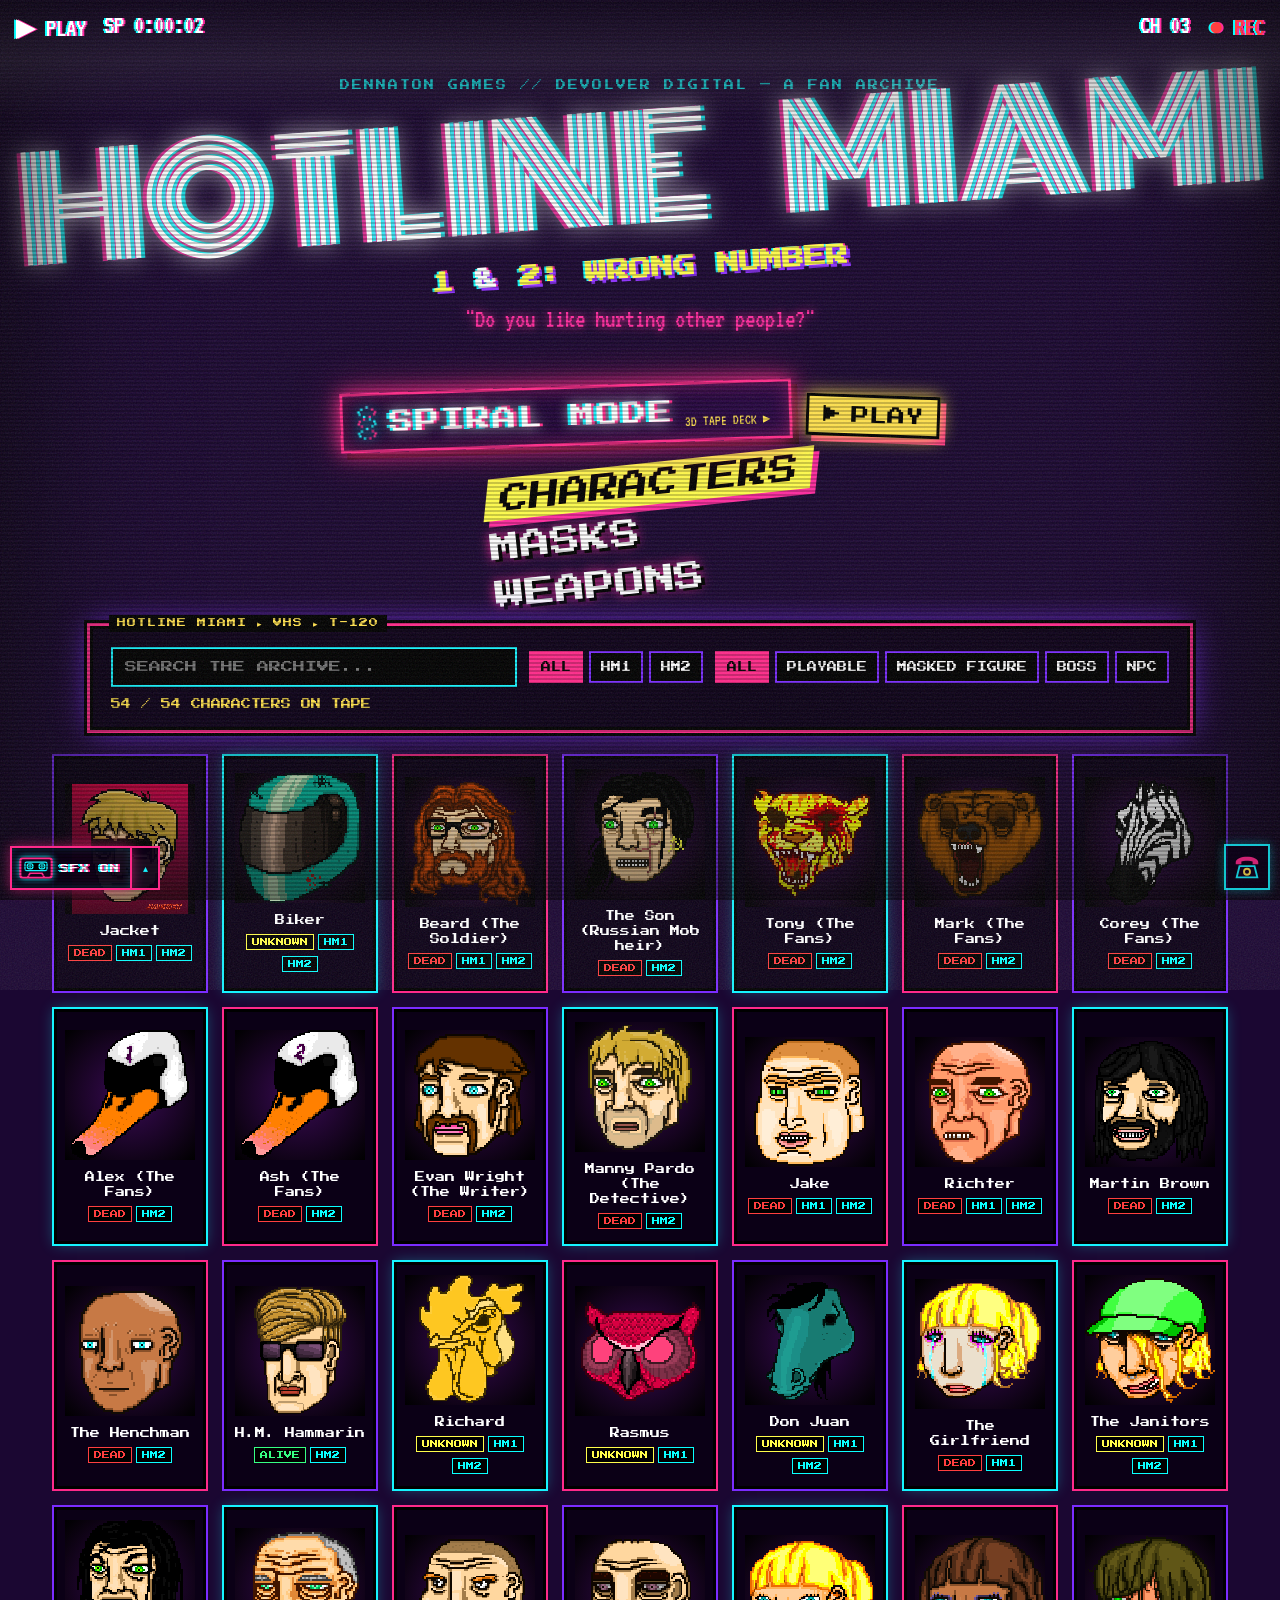
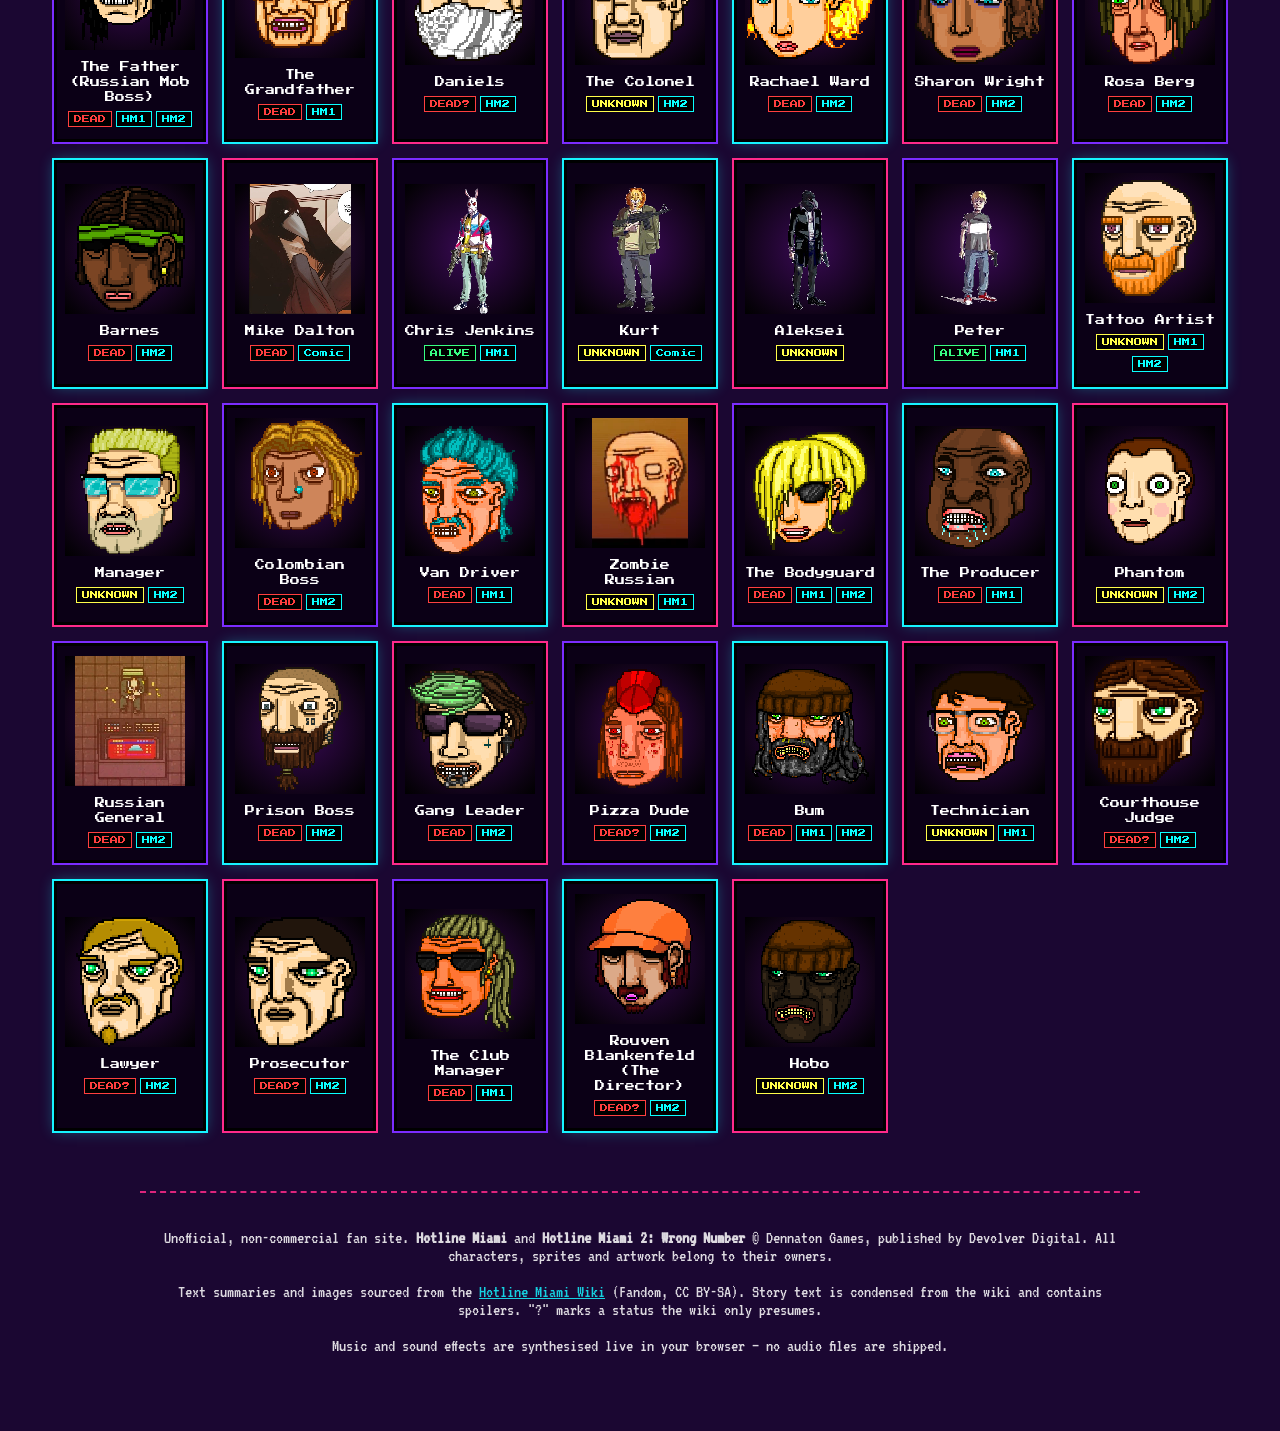
<file: index.html>
<!doctype html><html lang="en"><head><meta charset="utf-8"><meta name="viewport" content="width=device-width,initial-scale=1">
<title>HOTLINE MIAMI ARCHIVE // Do you like hurting other people?</title>
<meta name="description" content="Fan archive of every character, mask and weapon in Hotline Miami and Hotline Miami 2: Wrong Number.">
<link rel="preconnect" href="https://fonts.googleapis.com"><link rel="preconnect" href="https://fonts.gstatic.com" crossorigin>
<link href="https://fonts.googleapis.com/css2?family=Press+Start+2P&family=VT323&family=Monoton&display=swap" rel="stylesheet">
<link rel="manifest" href="manifest.webmanifest"><meta name="theme-color" content="#ff2a8a"><link rel="icon" href="icons/icon-192.png"><link rel="apple-touch-icon" href="icons/apple-touch-icon.png"><meta name="apple-mobile-web-app-capable" content="yes"><meta name="apple-mobile-web-app-title" content="HM Archive"><meta name="apple-mobile-web-app-status-bar-style" content="black-translucent">
<link rel="stylesheet" href="style.css"><link rel="stylesheet" href="aud.css"><link rel="stylesheet" href="phone.css"></head><body>
<div class="bg"><div class="sun"></div><div class="grid"></div></div>
<div class="grain"></div><div class="scan"></div><div class="vignette"></div>
<div class="vhs-osd"><span class="play">&#9654; PLAY</span><span id="clock">SP 0:00:00</span></div>
<div class="vhs-osd right"><span>CH 03</span><span class="rec">● REC</span></div>
<header class="hero">
  <p class="pre">DENNATON GAMES // DEVOLVER DIGITAL — A FAN ARCHIVE</p>
  <h1 class="title" id="title" aria-label="Hotline Miami">HOTLINE MIAMI</h1>
  <h2 class="sub"><span>1</span> &amp; <span>2: WRONG NUMBER</span></h2>
  <p class="quote">"Do you like hurting other people?"</p>
</header>
<div class="spiral-wrap"><a class="spiral-btn" id="to3d" href="spiral.html?3d=1" aria-label="Enter spiral mode: 3D card deck">
  <svg class="spiral-ico" viewBox="0 0 40 60" aria-hidden="true"><g class="spin"><rect x="18.0" y="2" width="4" height="4" fill="#ff2a8a"/><rect x="18.0" y="2" width="4" height="4" fill="#16f4ff"/><rect x="27.0" y="6" width="4" height="4" fill="#ff2a8a"/><rect x="9.0" y="6" width="4" height="4" fill="#16f4ff"/><rect x="31.8" y="10" width="4" height="4" fill="#ff2a8a"/><rect x="4.2" y="10" width="4" height="4" fill="#16f4ff"/><rect x="30.1" y="14" width="4" height="4" fill="#ff2a8a"/><rect x="5.9" y="14" width="4" height="4" fill="#16f4ff"/><rect x="22.7" y="18" width="4" height="4" fill="#ff2a8a"/><rect x="13.3" y="18" width="4" height="4" fill="#16f4ff"/><rect x="13.1" y="22" width="4" height="4" fill="#ff2a8a"/><rect x="22.9" y="22" width="4" height="4" fill="#16f4ff"/><rect x="5.8" y="26" width="4" height="4" fill="#ff2a8a"/><rect x="30.2" y="26" width="4" height="4" fill="#16f4ff"/><rect x="4.2" y="30" width="4" height="4" fill="#ff2a8a"/><rect x="31.8" y="30" width="4" height="4" fill="#16f4ff"/><rect x="9.2" y="34" width="4" height="4" fill="#ff2a8a"/><rect x="26.8" y="34" width="4" height="4" fill="#16f4ff"/><rect x="18.2" y="38" width="4" height="4" fill="#ff2a8a"/><rect x="17.8" y="38" width="4" height="4" fill="#16f4ff"/><rect x="27.2" y="42" width="4" height="4" fill="#ff2a8a"/><rect x="8.8" y="42" width="4" height="4" fill="#16f4ff"/><rect x="31.8" y="46" width="4" height="4" fill="#ff2a8a"/><rect x="4.2" y="46" width="4" height="4" fill="#16f4ff"/><rect x="30.0" y="50" width="4" height="4" fill="#ff2a8a"/><rect x="6.0" y="50" width="4" height="4" fill="#16f4ff"/><rect x="22.5" y="54" width="4" height="4" fill="#ff2a8a"/><rect x="13.5" y="54" width="4" height="4" fill="#16f4ff"/></g></svg>
  <span class="spiral-txt"><span style="animation-delay:-0.0s">S</span><span style="animation-delay:-0.1s">P</span><span style="animation-delay:-0.2s">I</span><span style="animation-delay:-0.3s">R</span><span style="animation-delay:-0.4s">A</span><span style="animation-delay:-0.5s">L</span><span style="animation-delay:-0.6s">&nbsp;</span><span style="animation-delay:-0.7s">M</span><span style="animation-delay:-0.8s">O</span><span style="animation-delay:-0.9s">D</span><span style="animation-delay:-1.0s">E</span></span><small>3D TAPE DECK ▸</small></a>
<a class="play-btn" id="toGame" href="game.html" aria-label="Play the Night Call mini-game"><span class="pb-ico" aria-hidden="true">▶</span><span>PLAY</span></a></div>
<nav class="menu" id="menu" aria-label="Sections">
  <button data-tab="characters" class="on">CHARACTERS</button>
  <button data-tab="masks">MASKS</button>
  <button data-tab="weapons">WEAPONS</button>
</nav>
<section class="controls tape">
  <input id="q" type="search" placeholder="SEARCH THE ARCHIVE..." aria-label="Search">
  <div class="filters" id="gamef">
    <button data-g="all" class="on">ALL</button><button data-g="HM1">HM1</button><button data-g="HM2">HM2</button>
  </div>
  <div class="filters" id="subf"></div>
  <div id="count" class="count"></div>
</section>
<main id="grid" class="grid-cards"></main>
<div id="modal" class="modal" hidden><div class="dossier tape" role="dialog" aria-modal="true"><button class="x" aria-label="Close">✕</button><div id="mbody"></div></div></div>
<footer>
  <p>Unofficial, non-commercial fan site. <b>Hotline Miami</b> and <b>Hotline Miami 2: Wrong Number</b> © Dennaton Games, published by Devolver Digital. All characters, sprites and artwork belong to their owners.</p>
  <p>Text summaries and images sourced from the <a href="https://hotlinemiami.fandom.com" target="_blank" rel="noopener">Hotline Miami Wiki</a> (Fandom, CC BY-SA). Story text is condensed from the wiki and contains spoilers. "?" marks a status the wiki only presumes.</p>
  <p class="music-note">Music and sound effects are synthesised live in your browser — no audio files are shipped.</p>
</footer>
<script src="aud.js"></script><script src="sfx.js"></script><script src="phone.js"></script><script src="app.js"></script></body></html>
</file>
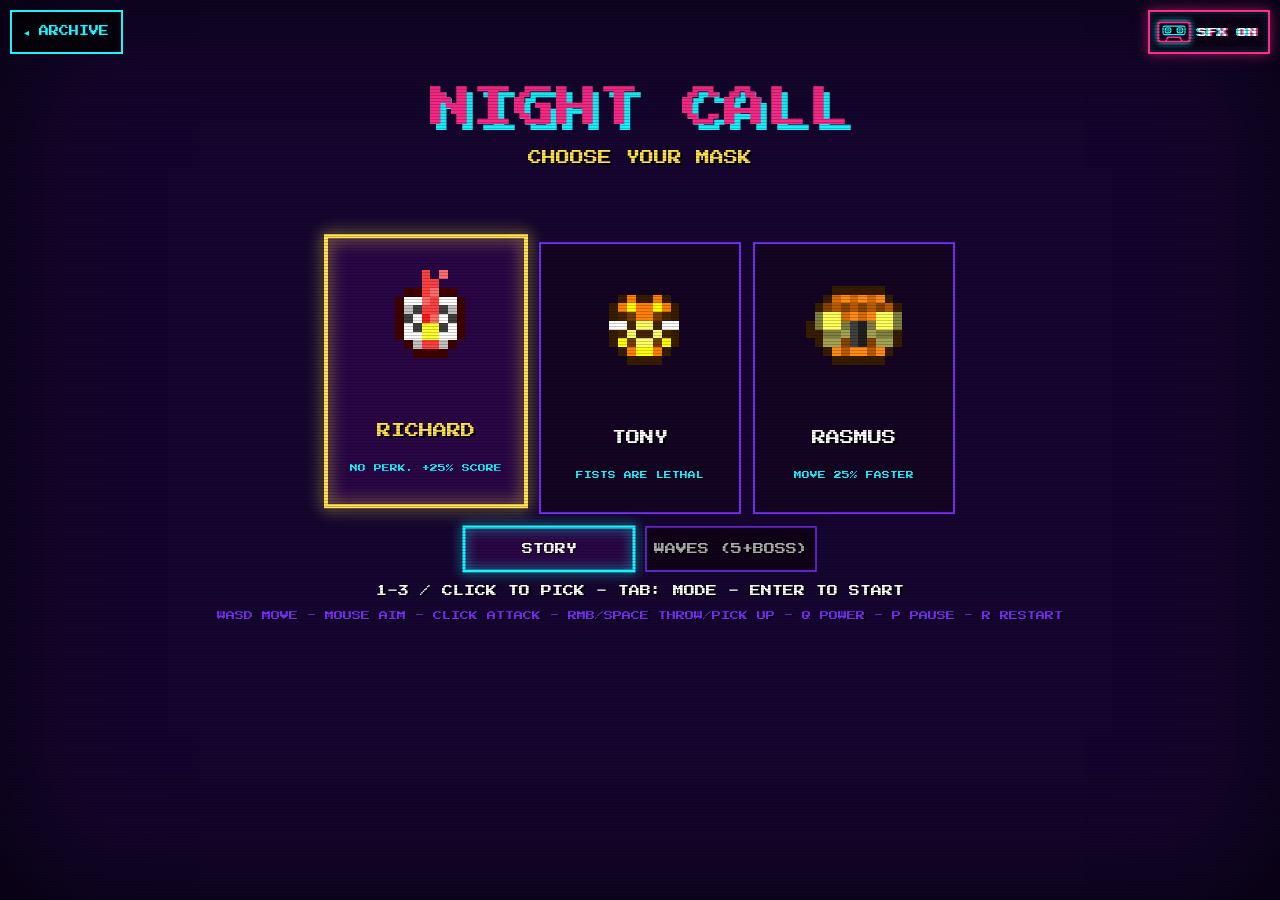
<file: game.html>
<!doctype html><html lang="en"><head><meta charset="utf-8">
<meta name="viewport" content="width=device-width,initial-scale=1,viewport-fit=cover,user-scalable=no">
<title>HOTLINE MIAMI ARCHIVE // NIGHT CALL (fan mini-game)</title>
<meta name="description" content="A tiny original top-down mini-game inspired by Hotline Miami. Fan-made, non-commercial.">
<link rel="preconnect" href="https://fonts.googleapis.com"><link rel="preconnect" href="https://fonts.gstatic.com" crossorigin>
<link href="https://fonts.googleapis.com/css2?family=Press+Start+2P&family=VT323&display=swap" rel="stylesheet">
<link rel="manifest" href="manifest.webmanifest"><meta name="theme-color" content="#ff2a8a"><link rel="icon" href="icons/icon-192.png">
<style>
html,body{-webkit-touch-callout:none;margin:0;height:100%;background:#160630;overflow:hidden;touch-action:none;user-select:none;-webkit-user-select:none;overscroll-behavior:none}
#c{position:fixed;inset:0;width:100vw;height:100vh;height:100dvh;display:block;cursor:crosshair;image-rendering:pixelated}
.scan{position:fixed;inset:0;pointer-events:none;z-index:5;background:repeating-linear-gradient(0deg,rgba(0,0,0,.2) 0 1px,transparent 1px 3px);mix-blend-mode:multiply}
.vig{position:fixed;inset:0;pointer-events:none;z-index:4;box-shadow:inset 0 0 140px #000b}
.back{position:fixed;top:calc(10px + env(safe-area-inset-top));left:calc(10px + env(safe-area-inset-left));z-index:10;font:10px 'Press Start 2P';color:#16f4ff;text-decoration:none;border:2px solid #16f4ff;padding:0 12px;min-height:44px;min-width:110px;box-sizing:border-box;display:inline-flex;align-items:center;justify-content:center;background:#000a}
.touch{position:fixed;inset:0;z-index:8;display:none}
body.is-touch .touch{display:block}
.tbtn{position:absolute;right:calc(18px + env(safe-area-inset-right));bottom:calc(150px + env(safe-area-inset-bottom));width:74px;height:74px;border-radius:50%;border:3px solid #ffe14d;background:#ffe14d22;color:#ffe14d;font:9px 'Press Start 2P';display:grid;place-items:center;box-shadow:0 0 14px #ffe14d88}
.tbtn.r{bottom:auto;right:calc(10px + env(safe-area-inset-right));top:calc(10px + env(safe-area-inset-top));font-size:11px;border-color:#16f4ff;color:#16f4ff;background:#16f4ff22;box-shadow:0 0 14px #16f4ff88;width:56px;height:56px}
.tbtn.pw{bottom:calc(236px + env(safe-area-inset-bottom));width:84px;height:84px;font-size:10px;color:#fff;border-color:#ff2a8a;background:conic-gradient(#ff2a8a99 var(--p,0%),#0008 0);box-shadow:0 0 10px #ff2a8a88;opacity:.75}
.tbtn.pw[data-st=ready]{opacity:1;border-color:#fff;background:#16f4ff55;animation:pwThrob .5s ease-in-out infinite alternate}
.tbtn.pw[data-st=on]{opacity:1;border-color:#fff;background:conic-gradient(#ffffffaa var(--p,0%),#0008 0);box-shadow:0 0 24px #16f4ff}
@keyframes pwThrob{from{transform:scale(1);box-shadow:0 0 14px #16f4ff}to{transform:scale(1.12);box-shadow:0 0 36px #fff,0 0 60px #16f4ff}}
@media (max-height:420px){.tbtn{bottom:calc(20px + env(safe-area-inset-bottom))}.tbtn.pw{bottom:calc(104px + env(safe-area-inset-bottom));width:76px;height:76px}}
.tbtn.r{width:46px;height:46px}.tbtn.p{right:calc(64px + env(safe-area-inset-right))}
.tbtn.r.arm{background:#ff2a8a;color:#000;border-color:#fff;animation:pwThrob .3s infinite alternate}
body[data-mode=select] .tbtn,body[data-mode=results] .tbtn:not(#tR),body[data-mode=paused] .tbtn{display:none}

/* phone controls: one move stick + ATTACK (big), THROW, POWER */
.tbtn.atk{right:calc(16px + env(safe-area-inset-right));bottom:calc(64px + env(safe-area-inset-bottom));width:96px;height:96px;font-size:10px;border-color:#ff2a8a;color:#fff;background:#ff2a8a33;box-shadow:0 0 18px #ff2a8a}
.tbtn.atk:active{background:#ff2a8a99}
#tThrow{right:calc(120px + env(safe-area-inset-right));bottom:calc(132px + env(safe-area-inset-bottom));width:64px;height:64px;font-size:8px}
#tPow{right:calc(22px + env(safe-area-inset-right));bottom:calc(172px + env(safe-area-inset-bottom));width:74px;height:74px}
@media (max-height:420px){.tbtn.atk{bottom:calc(14px + env(safe-area-inset-bottom));width:84px;height:84px}#tThrow{bottom:calc(10px + env(safe-area-inset-bottom));right:calc(110px + env(safe-area-inset-right))}#tPow{bottom:calc(108px + env(safe-area-inset-bottom));width:64px;height:64px;right:calc(26px + env(safe-area-inset-right))}}
/* death: big neon restart, controls hidden */
#deadBtn{display:none;position:fixed;left:50%;bottom:calc(28px + env(safe-area-inset-bottom));transform:translateX(-50%) rotate(-2deg);z-index:12;min-height:56px;padding:12px 26px;font:clamp(12px,3.4vw,20px) 'Press Start 2P',monospace;color:#fff;background:#14031f;border:4px solid #ff2a8a;cursor:pointer;letter-spacing:1px;animation:dbGlow 1.6s linear infinite,dbPulse .55s ease-in-out infinite alternate;text-shadow:3px 3px 0 #ff2a8a,-2px -2px 0 #16f4ff;touch-action:manipulation}
body.dead #deadBtn{display:block}
body.dead .tbtn:not(.r){display:none}
#deadBtn .dt{display:none}body.is-touch #deadBtn .dt{display:inline}body.is-touch #deadBtn .dk{display:none}
@keyframes dbGlow{0%{border-color:#ff2a8a;box-shadow:0 0 22px #ff2a8a,inset 0 0 12px #ff2a8a}33%{border-color:#16f4ff;box-shadow:0 0 22px #16f4ff,inset 0 0 12px #16f4ff}66%{border-color:#ffe14d;box-shadow:0 0 22px #ffe14d,inset 0 0 12px #ffe14d}100%{border-color:#ff2a8a;box-shadow:0 0 22px #ff2a8a,inset 0 0 12px #ff2a8a}}
@keyframes dbPulse{to{transform:translateX(-50%) rotate(2deg) scale(1.07)}}
</style><link rel="stylesheet" href="aud.css"><style>.aud-wrap.g{left:auto;bottom:auto;right:calc(10px + env(safe-area-inset-right));top:calc(10px + env(safe-area-inset-top));z-index:10}body.is-touch .aud-wrap.g{top:calc(64px + env(safe-area-inset-top))}body[data-mode=paused] .aud-wrap.g{display:none}</style></head><body>
<canvas id="c" aria-label="Mini-game canvas. WASD to move, mouse to aim, click to attack, right-click or Space to throw or pick up, R to restart."></canvas>
<div id="sab" style="position:fixed;bottom:0;left:0;width:0;height:env(safe-area-inset-bottom);visibility:hidden;pointer-events:none"></div><div class="vig"></div><button id="deadBtn" type="button"><span class="dk">PRESS R TO RESTART</span><span class="dt">TAP TO RESTART</span></button><div class="scan"></div>
<a class="back" href="index.html">◂ ARCHIVE</a><div class="aud-wrap g" id="audCtl"><button class="aud" id="tMute" type="button" aria-label="Sound effects on/off (N). Music: B or pause menu. Volume: - and +"></button></div>
<div class="touch" id="touch"><div class="tbtn pw" id="tPow">POWER</div><div class="tbtn atk" id="tAtk">ATTACK</div><div class="tbtn" id="tThrow">THROW</div><div class="tbtn r" id="tR" aria-label="Restart (tap twice)">R</div><div class="tbtn r p" id="tP" aria-label="Pause">II</div></div>
<script src="aud.js"></script><script src="gameaudio.js"></script><script src="game.js"></script>
</body></html>
</file>
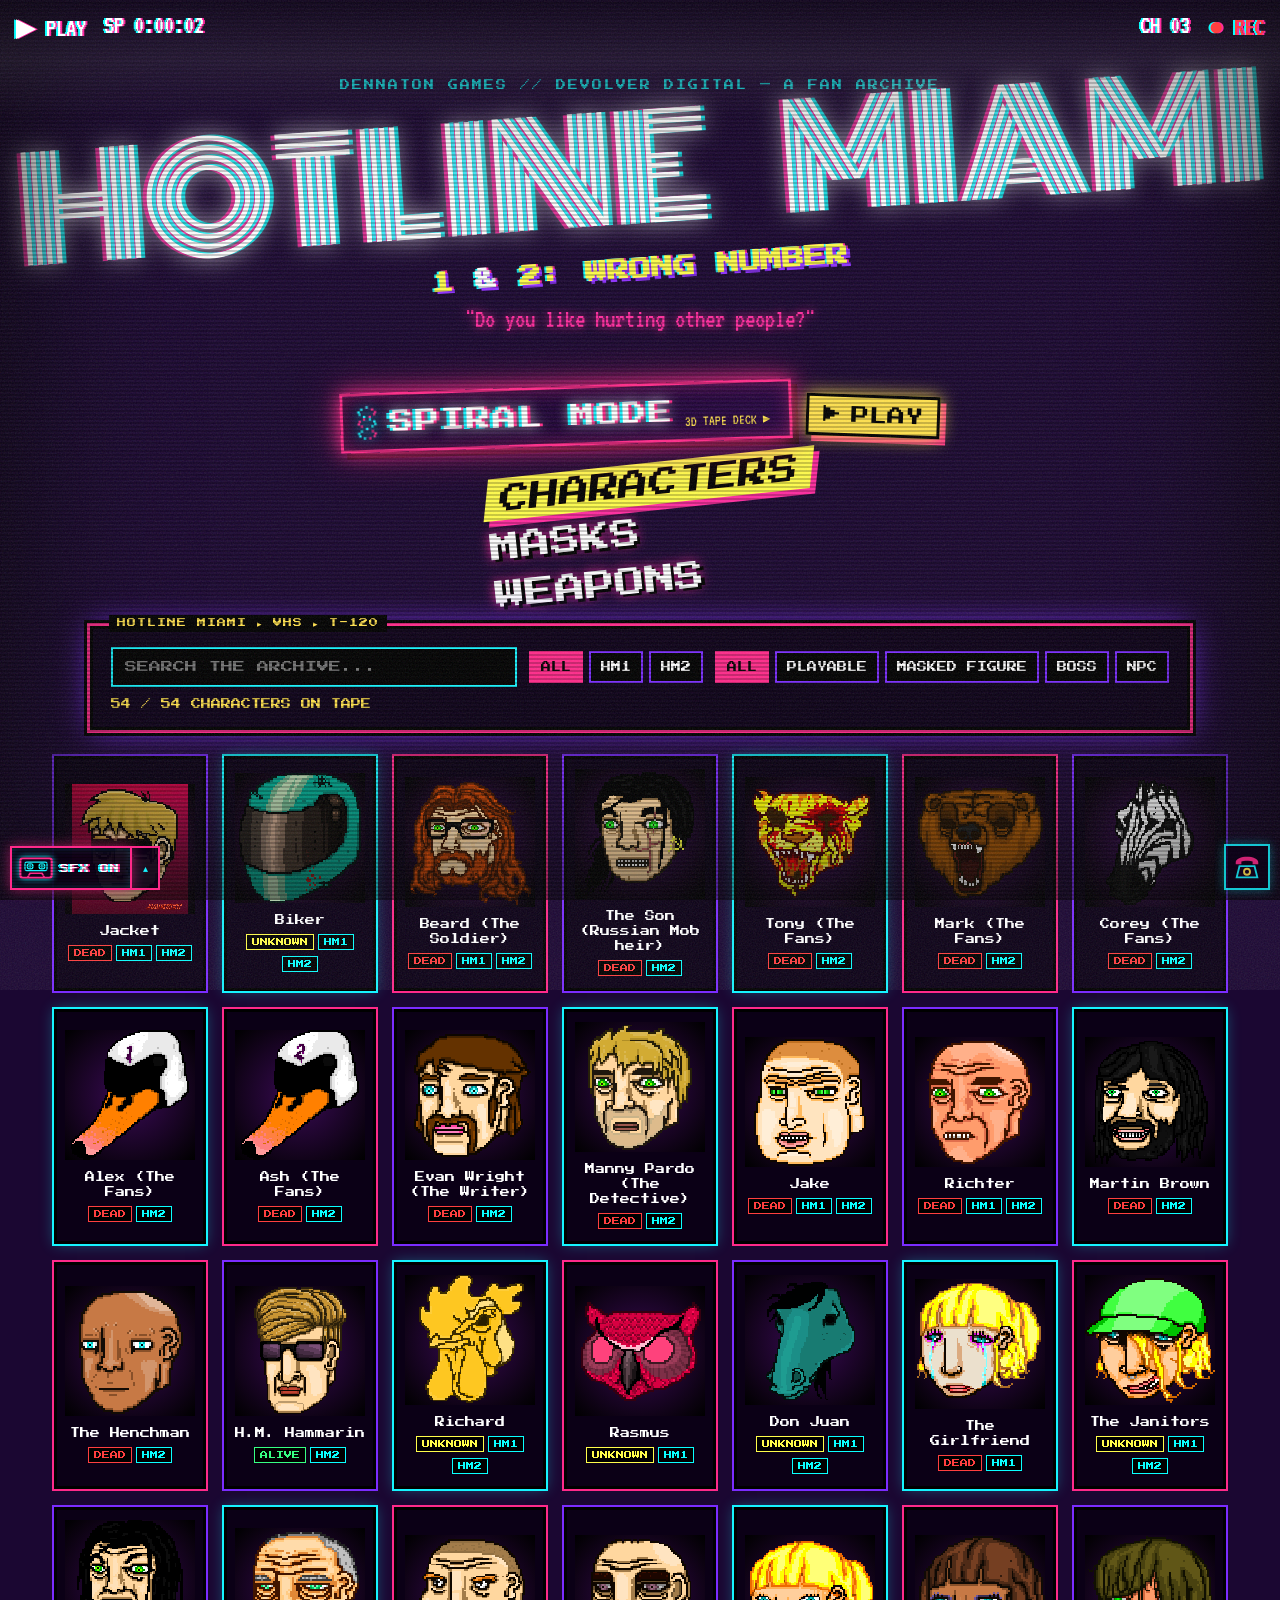
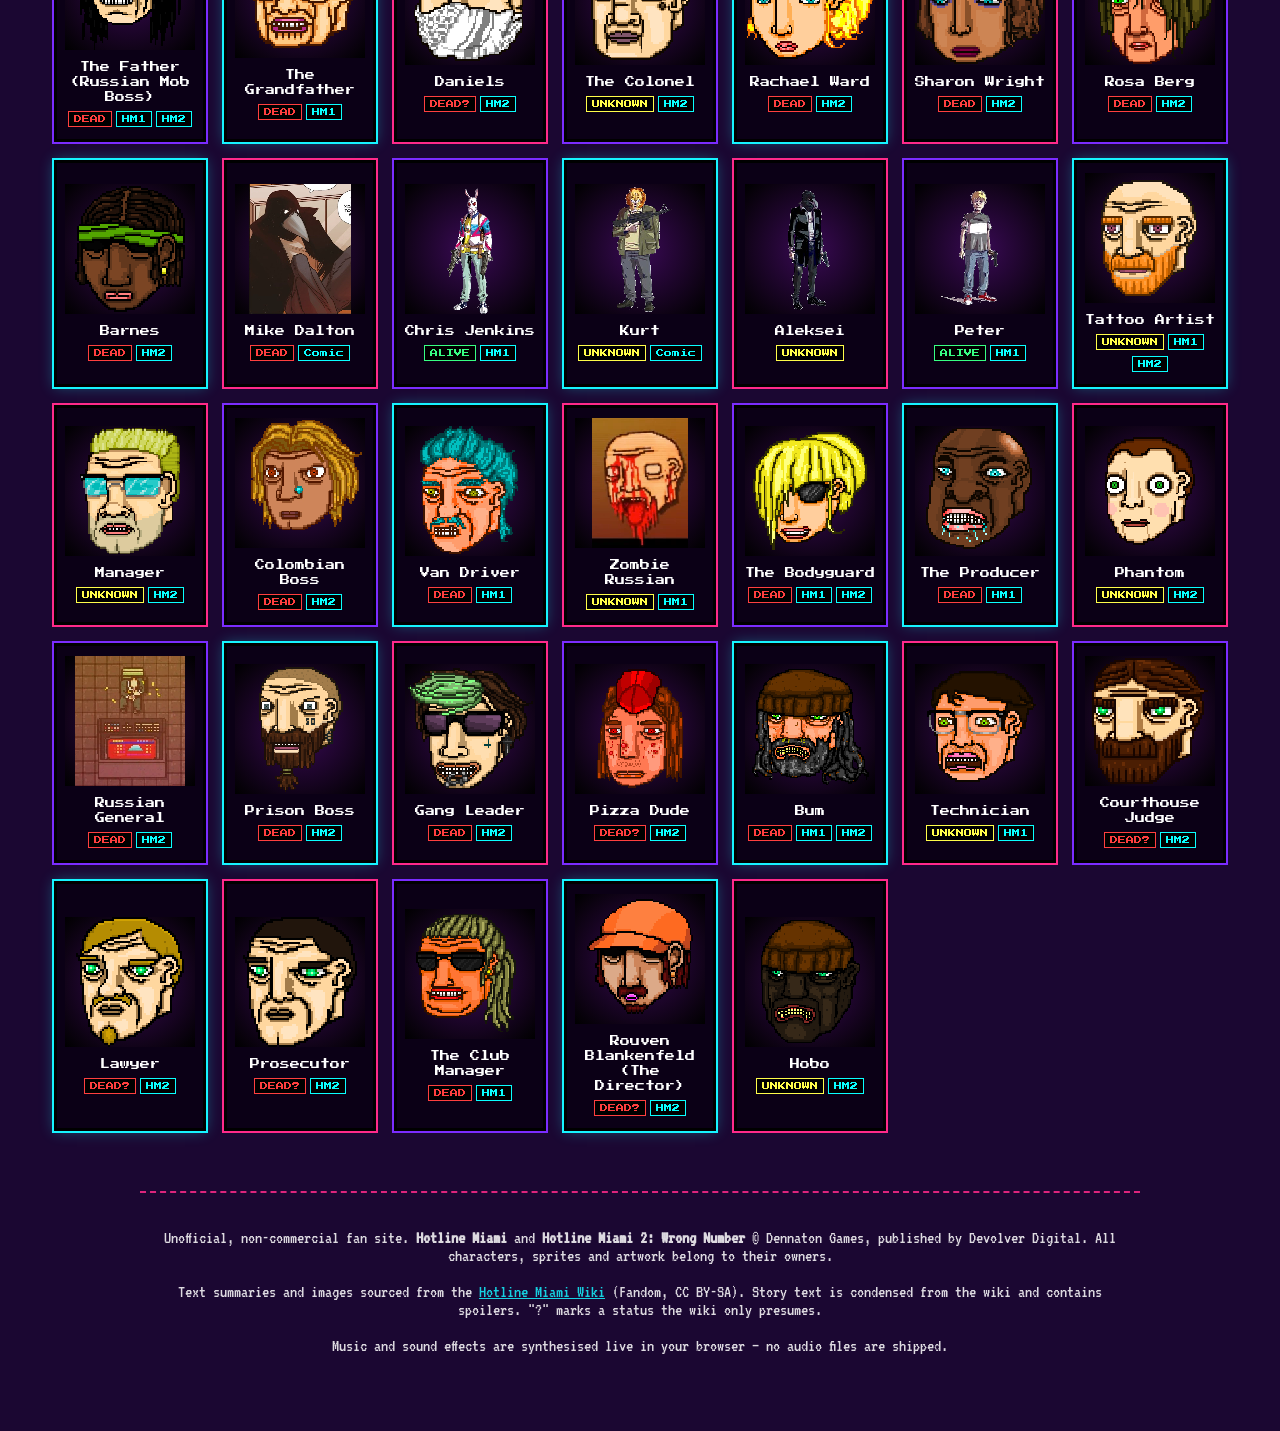
<file: grid.html>
<!doctype html><meta charset="utf-8"><title>Hotline Miami Archive</title><meta name="robots" content="noindex">
<script>location.replace('index.html'+location.search+location.hash)</script><a href="index.html">Grid moved to the home page</a>
</file>
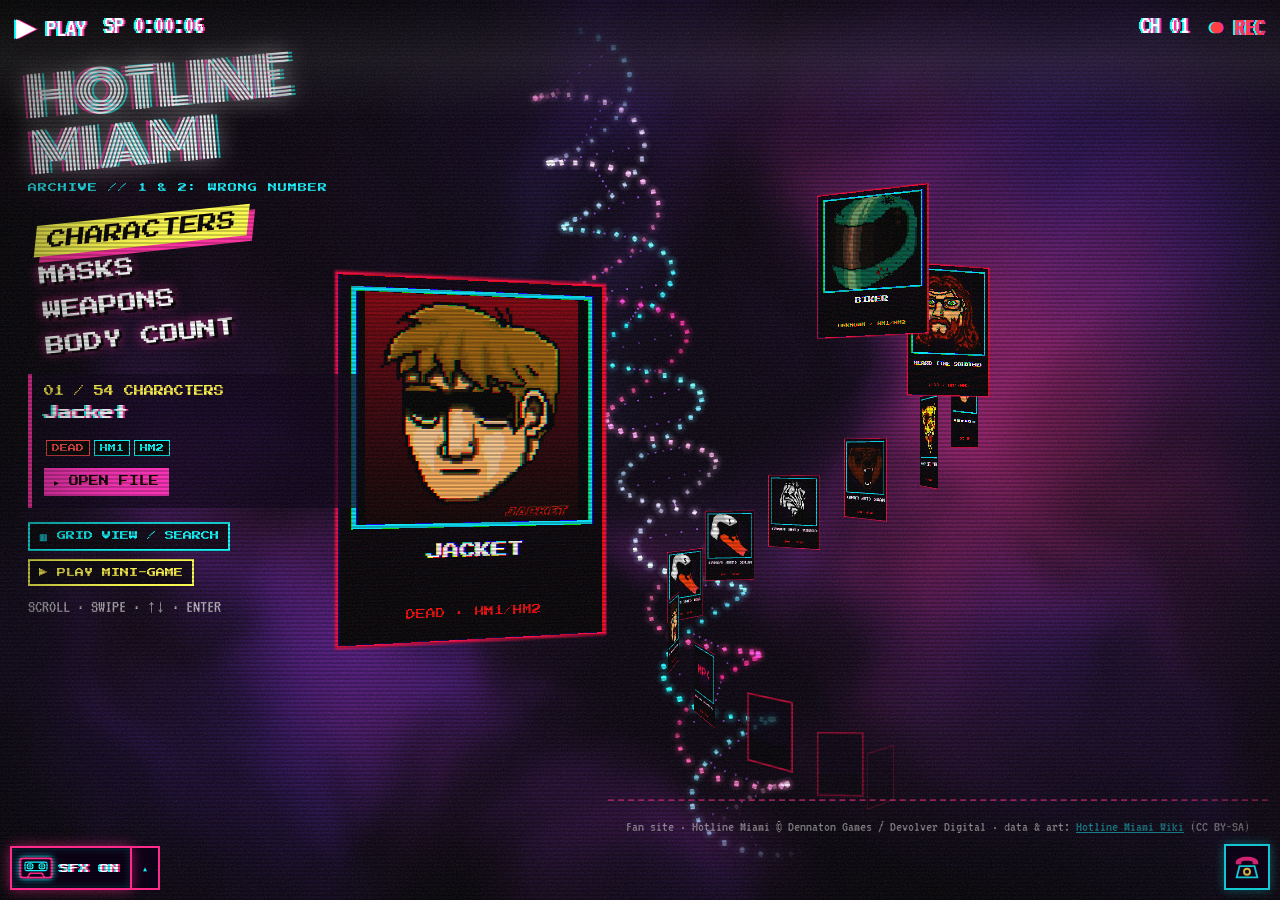
<file: spiral.html>
<!doctype html><html lang="en"><head><meta charset="utf-8"><meta name="viewport" content="width=device-width,initial-scale=1,viewport-fit=cover">
<title>HOTLINE MIAMI ARCHIVE // 3D Tape Deck</title>
<script>
(function(){var q=new URLSearchParams(location.search);if(q.get('grid')==='1')return location.replace('index.html'+location.hash);
var rm=matchMedia('(prefers-reduced-motion: reduce)').matches&&q.get('3d')!=='1';var gl=false;try{var c=document.createElement('canvas');gl=!!(c.getContext('webgl2')||c.getContext('webgl'))}catch(e){}
if(!gl||rm)location.replace('index.html'+location.search+location.hash);})();
</script>
<meta name="description" content="Fan archive of every character, mask and weapon in Hotline Miami and Hotline Miami 2: Wrong Number.">
<link rel="manifest" href="manifest.webmanifest"><meta name="theme-color" content="#ff2a8a"><link rel="icon" href="icons/icon-192.png"><link rel="apple-touch-icon" href="icons/apple-touch-icon.png"><meta name="apple-mobile-web-app-capable" content="yes"><meta name="apple-mobile-web-app-title" content="HM Archive">
<link rel="preconnect" href="https://fonts.googleapis.com"><link rel="preconnect" href="https://fonts.gstatic.com" crossorigin>
<link href="https://fonts.googleapis.com/css2?family=Press+Start+2P&family=VT323&family=Monoton&display=swap" rel="stylesheet">
<link rel="stylesheet" href="style.css"><link rel="stylesheet" href="helix.css"><link rel="canonical" href="spiral.html">
<script type="importmap">{"imports":{"three":"./vendor/three.module.js"}}</script>
<link rel="stylesheet" href="aud.css"><link rel="stylesheet" href="phone.css"></head><body class="helix-page">
<canvas id="gl" aria-label="3D card deck. Scroll, swipe or use arrow keys; Enter opens the active file."></canvas>
<div class="grain"></div><div class="scan"></div><div class="vignette"></div>
<div class="vhs-osd"><span class="play">&#9654; PLAY</span><span id="clock">SP 0:00:00</span></div>
<div class="vhs-osd right"><span id="ch">CH 01</span><span class="rec">● REC</span></div>
<aside class="hx-menu">
  <h1 class="title" id="title" aria-label="Hotline Miami">HOTLINE MIAMI</h1>
  <p class="hx-sub">ARCHIVE // 1 &amp; 2: WRONG NUMBER</p>
  <nav class="hx-decks" id="decks">
    <button data-deck="characters" class="on">CHARACTERS</button>
    <button data-deck="masks">MASKS</button>
    <button data-deck="weapons">WEAPONS</button>
    <button data-deck="dead">BODY COUNT</button>
  </nav>
  <div class="hx-info" aria-live="polite"><div id="hxIdx">01 / 54</div><div id="hxName">…</div><div id="hxTags"></div>
    <button id="hxOpen" class="hx-open">▸ OPEN FILE</button></div>
  <a class="hx-grid" id="toGrid" href="index.html">▦ GRID VIEW / SEARCH</a>
  <a class="hx-grid hx-play" href="game.html">▶ PLAY MINI-GAME</a>
  <p class="hx-hint">SCROLL · SWIPE · ↑↓ · ENTER</p>
</aside>
<div id="fx" class="fx" aria-hidden="true"></div>
<div id="loading" class="hx-loading">REWINDING TAPE…</div>
<div id="modal" class="modal" hidden><div class="dossier tape" role="dialog" aria-modal="true"><button class="x" aria-label="Close">✕</button><div id="mbody"></div></div></div>
<footer class="hx-foot">Fan site · Hotline Miami © Dennaton Games / Devolver Digital · data &amp; art: <a href="https://hotlinemiami.fandom.com" target="_blank" rel="noopener">Hotline Miami Wiki</a> (CC BY-SA)</footer>
<script src="aud.js"></script><script src="sfx.js"></script><script src="phone.js"></script><script src="app.js"></script>
<script type="module" src="helix.js"></script>
</body></html>
</file>
<file: style.css>
:root{--pink:#ff2a8a;--cyan:#16f4ff;--purple:#7b2cff;--yel:#ffe14d;--bg:#1b0732;--ink:#fff}
*{box-sizing:border-box}html,body{margin:0;background:var(--bg);color:var(--ink);font-family:'VT323',monospace;font-size:20px;overflow-x:hidden}
a{color:var(--cyan)}
.bg{position:fixed;inset:0;z-index:-3;background:linear-gradient(180deg,#1a0433 0%,#5a0b5e 45%,#ff2a8a 62%,#2a0640 63%,#0d0219 100%);animation:hue 18s linear infinite}
@keyframes hue{50%{filter:hue-rotate(-35deg) saturate(1.3)}}
.sun{position:absolute;left:50%;top:30%;width:46vmin;height:46vmin;transform:translateX(-50%);border-radius:50%;background:repeating-linear-gradient(180deg,#ffe14d 0 9%,#ff2a8a 9% 12%);opacity:.55;filter:blur(1px);mask:linear-gradient(#000 60%,transparent 100%)}
.grid{position:absolute;left:-50%;right:-50%;bottom:0;height:40%;background:linear-gradient(transparent 0 94%,var(--cyan) 94%) 0 0/100% 40px,linear-gradient(90deg,transparent 0 97%,var(--cyan) 97%) 0 0/60px 100%;transform:perspective(300px) rotateX(60deg);transform-origin:bottom;opacity:.35;animation:gridmove 2s linear infinite}
@keyframes gridmove{to{background-position:0 40px,0 0}}
.grain{position:fixed;inset:-10%;z-index:50;pointer-events:none;opacity:.13;background-image:url("data:image/svg+xml,%3Csvg xmlns='http://www.w3.org/2000/svg' width='200' height='200'%3E%3Cfilter id='n'%3E%3CfeTurbulence type='fractalNoise' baseFrequency='.9' numOctaves='3'/%3E%3C/filter%3E%3Crect width='100%25' height='100%25' filter='url(%23n)'/%3E%3C/svg%3E");animation:grain .5s steps(4) infinite}
@keyframes grain{0%{transform:translate(0,0)}25%{transform:translate(-5%,3%)}50%{transform:translate(4%,-6%)}75%{transform:translate(-3%,5%)}}
.scan{position:fixed;inset:0;z-index:51;pointer-events:none;background:repeating-linear-gradient(0deg,rgba(0,0,0,.2) 0 2px,transparent 2px 4px)}
.scan::after{content:"";position:absolute;left:0;right:0;height:120px;background:linear-gradient(transparent,rgba(255,255,255,.06),transparent);animation:roll 7s linear infinite}
@keyframes roll{from{top:-120px}to{top:100%}}
.vignette{position:fixed;inset:0;z-index:49;pointer-events:none;box-shadow:inset 0 0 150px 30px rgba(0,0,0,.68)}
.vhs-osd{position:fixed;top:12px;left:16px;z-index:60;font-family:'VT323';font-size:26px;color:#fff;text-shadow:2px 0 var(--pink),-2px 0 var(--cyan);display:flex;gap:18px;pointer-events:none}
.vhs-osd.right{left:auto;right:16px}.rec{color:#ff3b3b;animation:blink 1s steps(2) infinite}
@keyframes blink{50%{opacity:0}}
.hero{text-align:center;padding:70px 10px 10px}
.pre{font-family:'Press Start 2P';font-size:10px;letter-spacing:2px;color:var(--cyan);opacity:.8}
.title{font-family:'Monoton',cursive;font-weight:400;font-size:clamp(44px,11vw,140px);margin:10px 0 0;line-height:1;transform:rotate(-4deg);white-space:nowrap}
.title span{display:inline-block;animation:wave 1.6s ease-in-out infinite,cyc 3s linear infinite;text-shadow:4px 0 rgba(22,244,255,.8),-4px 0 rgba(255,42,138,.8),0 0 24px currentColor}
@keyframes wave{0%,100%{transform:translateY(0) rotate(-2deg)}50%{transform:translateY(-.18em) rotate(2deg)}}
@keyframes cyc{0%{color:#ff2a8a}25%{color:#ffe14d}50%{color:#16f4ff}75%{color:#b45cff}100%{color:#ff2a8a}}
.sub{font-family:'Press Start 2P';font-size:clamp(12px,2.6vw,22px);color:#fff;transform:rotate(-4deg);text-shadow:3px 3px 0 var(--purple),-2px 0 var(--cyan),2px 0 var(--pink)}
.sub span{color:var(--yel)}
.quote{font-size:26px;color:var(--pink);text-shadow:0 0 10px var(--pink);animation:jit 4s infinite}
@keyframes jit{0%,92%,100%{transform:none}93%{transform:translate(3px,-1px) skewX(10deg)}95%{transform:translate(-3px,1px)}}
.menu{display:flex;flex-direction:column;align-items:flex-start;gap:6px;width:max-content;max-width:94vw;margin:18px auto 24px;transform:rotate(-6deg);animation:sway 6s ease-in-out infinite}
@keyframes sway{50%{transform:rotate(-2deg) translateX(10px)}}
.menu button{font-family:'Press Start 2P';font-size:clamp(14px,3.4vw,30px);background:none;border:0;color:#fff;cursor:pointer;padding:6px 14px;text-shadow:3px 3px 0 #000,0 0 12px var(--pink);transition:.15s}
.menu button:hover,.menu button.on{color:#000;background:var(--yel);text-shadow:none;transform:skewX(-12deg) translateX(14px);box-shadow:6px 6px 0 var(--pink)}
.tape{background:rgba(10,0,20,.82);border:3px solid #000;box-shadow:0 0 0 3px var(--pink),0 0 0 6px #000,0 0 30px var(--purple);position:relative}
.tape::before{content:"HOTLINE MIAMI ▸ VHS ▸ T-120";position:absolute;top:-14px;left:16px;background:#000;color:var(--yel);font-family:'Press Start 2P';font-size:9px;padding:3px 8px;letter-spacing:1px}
.controls{max-width:1100px;margin:0 auto 26px;padding:18px;display:flex;flex-wrap:wrap;gap:12px;align-items:center}
#q{flex:1 1 260px;font-family:'Press Start 2P';font-size:12px;padding:12px;background:#000;color:var(--cyan);border:2px solid var(--cyan);outline:none}
#q:focus{box-shadow:0 0 14px var(--cyan)}
.filters{display:flex;flex-wrap:wrap;gap:6px}
.filters button{font-family:'Press Start 2P';font-size:10px;padding:9px 10px;background:#000;color:#fff;border:2px solid var(--purple);cursor:pointer}
.filters button.on{background:var(--pink);border-color:var(--pink);color:#000}
.count{font-family:'Press Start 2P';font-size:10px;color:var(--yel);width:100%}
.grid-cards{max-width:1200px;margin:0 auto;padding:0 14px 40px;display:grid;grid-template-columns:repeat(auto-fill,minmax(150px,1fr));gap:18px}
.card{position:relative;background:#0b0016;border:3px solid #000;box-shadow:0 0 0 2px var(--cyan);cursor:pointer;padding:10px 8px 12px;text-align:center;transition:transform .12s;color:inherit;font:inherit}
.card:nth-child(3n){box-shadow:0 0 0 2px var(--pink)}.card:nth-child(3n+1){box-shadow:0 0 0 2px var(--purple)}
.card:hover,.card:focus{transform:rotate(-3deg) scale(1.06);box-shadow:0 0 0 3px var(--yel),8px 8px 0 var(--pink);outline:none;z-index:2}
.face{width:100%;aspect-ratio:1;background:radial-gradient(circle,#3a0a55,#000);display:flex;align-items:center;justify-content:center;overflow:hidden}
.face img{max-width:100%;max-height:100%;image-rendering:pixelated;object-fit:contain}
.card:hover .face img{filter:drop-shadow(3px 0 var(--pink)) drop-shadow(-3px 0 var(--cyan))}
.fallback{font-family:'Press Start 2P';font-size:28px;color:var(--pink);text-shadow:3px 0 var(--cyan)}
.cname{font-family:'Press Start 2P';font-size:10px;margin-top:10px;line-height:1.5}
.tag{display:inline-block;font-family:'Press Start 2P';font-size:8px;padding:3px 5px;margin:6px 2px 0;background:#000;border:1px solid var(--cyan);color:var(--cyan)}
.tag.dead{border-color:#ff3b3b;color:#ff3b3b}.tag.alive{border-color:#3bff7a;color:#3bff7a}.tag.unk{border-color:var(--yel);color:var(--yel)}
.modal{position:fixed;inset:0;z-index:40;background:rgba(5,0,12,.85);display:flex;align-items:flex-start;justify-content:center;overflow:auto;padding:40px 12px}
.modal[hidden]{display:none}
.dossier{width:min(900px,100%);padding:26px;animation:tapein .35s steps(6)}
@keyframes tapein{0%{transform:scaleY(.02);filter:brightness(4)}60%{transform:scaleY(1.05) skewX(8deg)}100%{transform:none}}
.x{position:sticky;float:right;margin:-12px -12px 0 8px;top:0;font-family:'Press Start 2P';background:var(--pink);border:0;color:#000;padding:8px 10px;cursor:pointer;z-index:3}
.dhead{display:flex;gap:22px;flex-wrap:wrap;align-items:flex-start;position:relative}
.dimg{width:200px;height:200px;flex:none;background:radial-gradient(circle,#4a0a66,#000);border:3px solid var(--cyan);display:flex;align-items:center;justify-content:center}
.dimg img{max-width:100%;max-height:100%;image-rendering:pixelated}
.dname{font-family:'Press Start 2P';font-size:clamp(16px,3.5vw,28px);color:var(--yel);text-shadow:3px 0 var(--pink),-3px 0 var(--cyan);margin:0 0 10px;transform:rotate(-2deg)}
.dinfo{flex:1 1 300px;font-size:21px;line-height:1.25}
.stamp{position:absolute;right:20px;top:120px;font-family:'Press Start 2P';font-size:clamp(22px,5vw,44px);padding:8px 14px;border:6px double currentColor;transform:rotate(-14deg);opacity:.9;mix-blend-mode:screen;animation:stamp .4s ease-out}
@keyframes stamp{from{transform:rotate(-14deg) scale(3);opacity:0}}
.stamp.dead{color:#ff2b2b}.stamp.alive{color:#3bff7a}.stamp.unk{color:var(--yel)}
.death{background:#000;border-left:6px solid var(--pink);padding:8px 12px;margin:10px 0}
.dossier h3{font-family:'Press Start 2P';font-size:13px;color:var(--cyan);margin:24px 0 8px;border-bottom:2px dashed var(--purple);padding-bottom:6px}
.dossier h4{font-family:'Press Start 2P';font-size:10px;color:var(--pink);margin:16px 0 4px}
.dossier p{margin:6px 0;font-size:21px;line-height:1.3}
.masks{display:grid;grid-template-columns:repeat(auto-fill,minmax(210px,1fr));gap:10px}
.mask{display:flex;gap:10px;align-items:center;background:#000;border:2px solid var(--purple);padding:8px}
.mask img{width:56px;height:56px;object-fit:contain;image-rendering:pixelated;flex:none}
.mask b{font-family:'Press Start 2P';font-size:10px;color:var(--yel)}.mask small{display:block;font-size:17px;line-height:1.1}
.stats{width:100%;border-collapse:collapse;font-size:20px}.stats td{border-bottom:1px solid #3a1060;padding:4px 6px;vertical-align:top}.stats td:first-child{color:var(--cyan);white-space:nowrap}
.wikilink{display:inline-block;margin-top:18px;font-family:'Press Start 2P';font-size:10px}
footer{max-width:1000px;margin:20px auto 40px;padding:18px;font-size:18px;opacity:.85;text-align:center;border-top:2px dashed var(--pink)}
@media(max-width:600px){html,body{font-size:18px}.grid-cards{grid-template-columns:repeat(2,1fr);gap:12px}.vhs-osd{font-size:18px}.hero{padding-top:50px}.dimg{width:140px;height:140px}.stamp{top:8px;right:50px}.dossier{padding:18px 14px}.menu{transform:rotate(-4deg);animation:none}}
@media(prefers-reduced-motion:reduce){*{animation:none!important}}
@media(max-width:600px){.title{font-size:12vw;transform:rotate(-4deg) scaleX(.82)}.pre{font-size:8px}}
.menu a.menulink{font-family:'Press Start 2P';font-size:clamp(10px,2vw,16px);color:var(--cyan);padding:6px 14px;text-decoration:none;text-shadow:2px 2px 0 #000}.menu a.menulink:hover{color:#000;background:var(--cyan)}

.card.here{outline:3px solid var(--yel);outline-offset:3px}
@media(max-width:600px){.modal{padding:34px 28px}}
/* ---- SPIRAL MODE button ---- */
.spiral-wrap{display:flex;justify-content:center;margin:18px 10px 6px;position:relative;z-index:20}
.spiral-btn{display:inline-flex;align-items:center;gap:16px;padding:14px 26px 14px 18px;text-decoration:none;color:#fff;background:linear-gradient(90deg,#1a0330e6,#2a0646e6);border:3px solid var(--pink);transform:rotate(-2deg);
 animation:spGlow 1.6s ease-in-out infinite,spHue 6s linear infinite;box-shadow:0 0 18px var(--pink),0 0 42px #ff2a8a88,inset 0 0 18px #ff2a8a66,6px 6px 0 #000}
.spiral-btn:hover,.spiral-btn:focus-visible{transform:rotate(-2deg) scale(1.06);outline:none;background:linear-gradient(90deg,#ff2a8a,#7a2cff)}
.spiral-txt{font-family:'Press Start 2P';font-size:clamp(18px,3.4vw,34px);letter-spacing:2px;display:inline-flex}
.spiral-txt span{display:inline-block;animation:spWave 1.2s ease-in-out infinite;text-shadow:3px 0 var(--pink),-3px 0 var(--cyan),0 0 14px #fff}
.spiral-btn small{font-family:'VT323';font-size:20px;color:var(--yel);align-self:flex-end}
.spiral-ico{width:30px;height:46px;flex:none;filter:drop-shadow(0 0 6px var(--cyan))}
.spiral-ico .spin{transform-origin:20px 30px;animation:spSpin .9s ease-in-out infinite alternate}
@keyframes spWave{0%,100%{transform:translateY(0)}50%{transform:translateY(-7px)}}
@keyframes spGlow{0%,100%{box-shadow:0 0 14px var(--pink),0 0 30px #ff2a8a77,inset 0 0 12px #ff2a8a55,6px 6px 0 #000}50%{box-shadow:0 0 26px var(--pink),0 0 70px #ff2a8acc,inset 0 0 26px #ff2a8aaa,6px 6px 0 #000}}
@keyframes spHue{to{filter:hue-rotate(360deg)}}
@keyframes spSpin{from{transform:scaleX(1)}to{transform:scaleX(-1)}}
@media(max-width:600px){.spiral-wrap{position:fixed;left:8px;right:8px;bottom:calc(8px + env(safe-area-inset-bottom));margin:0;z-index:55}.spiral-wrap .spiral-btn{background:linear-gradient(90deg,#1a0330,#2a0646)}body:not(.helix-page){padding-bottom:84px}.spiral-btn{padding:10px 14px;gap:10px;width:100%;justify-content:center;transform:none}.spiral-btn:hover{transform:scale(1.02)}.spiral-btn small{display:none}.spiral-ico{width:22px;height:34px}}
@media(prefers-reduced-motion:reduce){.spiral-btn,.spiral-txt span,.spiral-ico .spin{animation:none}}
body:has(.modal:not([hidden])) .spiral-wrap{display:none}
.spiral-wrap{gap:14px;align-items:center;flex-wrap:wrap}
.play-btn{display:inline-flex;align-items:center;gap:10px;padding:14px 20px;font-family:'Press Start 2P';font-size:clamp(16px,2.6vw,26px);color:#000;background:var(--yel);text-decoration:none;border:3px solid #000;transform:rotate(2deg);box-shadow:0 0 18px var(--yel),6px 6px 0 var(--pink);animation:pbPulse 1.1s ease-in-out infinite}
.play-btn:hover,.play-btn:focus-visible{background:var(--cyan);outline:none;transform:rotate(2deg) scale(1.06)}
.pb-ico{animation:blink 1s steps(2) infinite}
@keyframes pbPulse{0%,100%{box-shadow:0 0 12px var(--yel),6px 6px 0 var(--pink)}50%{box-shadow:0 0 34px var(--yel),6px 6px 0 var(--pink)}}
/* phones, portrait and landscape: small PLAY stacked directly above SPIRAL MODE in the fixed bottom dock */
@media (max-width:600px),(max-height:500px) and (pointer:coarse){
 .spiral-wrap{position:fixed;left:8px;right:8px;bottom:calc(8px + env(safe-area-inset-bottom));margin:0;z-index:55;flex-direction:column;flex-wrap:nowrap;align-items:stretch;gap:6px}
 .spiral-wrap .spiral-btn{width:auto;justify-content:center;transform:none;padding:8px 12px;gap:10px;background:linear-gradient(90deg,#1a0330,#2a0646)}
 .spiral-wrap .spiral-btn small{display:none}.spiral-txt{font-size:clamp(16px,4.6vw,22px)}.spiral-ico{width:20px;height:30px}
 .play-btn{order:-1;align-self:center;padding:6px 14px;font-size:11px;gap:6px;transform:none;box-shadow:0 0 10px var(--yel),3px 3px 0 var(--pink)}
 body:not(.helix-page){padding-bottom:120px}
}
@media(prefers-reduced-motion:reduce){.play-btn,.pb-ico{animation:none}}
/* phone dock: opaque backing strip, 44px PLAY tap target; compact in landscape so the hero quote stays visible */
@media (max-width:600px),(max-height:500px) and (pointer:coarse){
 .spiral-wrap{background:linear-gradient(0deg,#0b0216 75%,#0b0216e6);padding:6px 8px calc(6px + env(safe-area-inset-bottom));left:0;right:0;bottom:0;border-top:2px solid #ff2a8a66}
 .play-btn{min-height:44px;box-sizing:border-box;padding:0 18px}
}
@media (max-height:500px) and (pointer:coarse) and (orientation:landscape){
 .spiral-wrap{gap:4px;padding-top:4px;padding-bottom:calc(4px + env(safe-area-inset-bottom))}
 .play-btn{font-size:10px}
 .spiral-wrap .spiral-btn{padding:2px 12px;min-height:32px;box-sizing:border-box;align-self:center;width:min(460px,100%)}
 .spiral-txt{font-size:16px}.spiral-ico{width:16px;height:24px}
 .hero{padding-top:48px;padding-bottom:0}.hero .pre{margin:0}.hero .title{font-size:46px;margin:6px 0}.hero .sub{margin:4px 0}.hero .quote{margin:4px 0;font-size:20px}
 body:not(.helix-page){padding-bottom:96px}
}
/* phones (portrait + landscape): PLAY and SPIRAL MODE identical size, stacked PLAY over SPIRAL, both opaque */
@media (max-width:600px),(max-height:500px) and (pointer:coarse){
 .spiral-wrap{gap:6px;align-items:center}
 .spiral-wrap .play-btn,.spiral-wrap .spiral-btn{order:0;box-sizing:border-box;width:min(420px,calc(100vw - 24px));height:46px;min-height:46px;max-height:46px;margin:0;padding:0 12px;align-self:center;justify-content:center;transform:none;flex:0 0 auto;opacity:1}
 .spiral-wrap .play-btn{order:-1;font-size:14px;background:#ffe14d;border:3px solid #000}
 .spiral-wrap .spiral-btn{background:#1f0438;border:3px solid var(--pink)}
 .spiral-wrap .spiral-txt{font-size:16px}
 body:not(.helix-page){padding-bottom:124px}
}
@media (max-height:500px) and (pointer:coarse) and (orientation:landscape){
 .spiral-wrap{gap:4px}
 .spiral-wrap .play-btn,.spiral-wrap .spiral-btn{height:44px;min-height:44px;max-height:44px;width:min(380px,calc(100vw - 24px))}
 body:not(.helix-page){padding-bottom:110px}
 .hero .title{font-size:40px;line-height:1.05;letter-spacing:1px}
}
.title span{white-space:pre}
@media (max-height:500px) and (pointer:coarse) and (orientation:landscape){ .hero .title{font-size:36px;margin:8px 0 12px;transform:rotate(-3deg)} }
.title .sp{width:.5em}
/* character pull quote */
.pull{margin:14px 0 18px;padding:14px 18px 12px 22px;border-left:6px solid var(--pink);background:linear-gradient(90deg,#ff2a8a22,transparent 80%);transform:rotate(-1deg);position:relative}
.pull::before{content:'\201C';position:absolute;left:-4px;top:-26px;font:72px/1 'Monoton',cursive;color:var(--cyan);text-shadow:0 0 14px var(--cyan);opacity:.85}
.pull p{margin:0;font-family:'VT323',monospace;font-size:clamp(26px,3.4vw,38px);line-height:1.05;color:#fff;text-shadow:2px 0 var(--pink),-2px 0 var(--cyan),0 0 18px #ff2a8aaa;letter-spacing:.5px}
.pull cite{display:block;margin-top:8px;font:normal 11px 'Press Start 2P';color:var(--yel);text-shadow:0 0 8px #ffe14d88}
.pull cite small{font-size:8px;color:#c9b6ff;opacity:.8}
@media(max-width:600px){.pull p{font-size:26px}.pull{padding:12px 12px 10px 16px}}

/* +~12% brightness pass: neon text/glow boost */
.title,.sub,.quote,.pre,.vhs-osd,.menu button,.tag,.dname,h3{filter:brightness(1.12) saturate(1.08)}
.card{box-shadow:0 0 0 2px var(--cyan),0 0 14px #16f4ff55}
.helix-page .vignette{opacity:.85}
/* smaller PLAY / SPIRAL MODE (desktop ~25% smaller; phones equal, 44px tall, narrower) */
@media (min-width:601px){
 .spiral-wrap .spiral-btn{padding:9px 18px 9px 12px;gap:10px;border-width:3px}
 .spiral-wrap .spiral-txt{font-size:clamp(16px,2.2vw,24px)}
 .spiral-wrap .spiral-btn small{font-size:15px}
 .spiral-wrap .spiral-ico{width:24px;height:36px}
 .spiral-wrap .play-btn{padding:9px 14px;font-size:clamp(13px,1.8vw,18px)}
}
@media (max-width:600px),(max-height:500px) and (pointer:coarse){
 .spiral-wrap{gap:5px}
 .spiral-wrap .play-btn,.spiral-wrap .spiral-btn{width:min(300px,calc(100vw - 32px));height:44px;min-height:44px;max-height:44px}
 .spiral-wrap .play-btn{font-size:12px}.spiral-wrap .spiral-txt{font-size:14px}
 body:not(.helix-page){padding-bottom:116px}
}
@media (max-height:500px) and (pointer:coarse) and (orientation:landscape){
 .spiral-wrap{flex-direction:column}
 .spiral-wrap .play-btn,.spiral-wrap .spiral-btn{width:min(260px,calc(100vw - 32px))}
}
.grain{background-size:256px 256px}
.pull p{font-size:clamp(30px,3.6vw,44px)}
.pull::before{font:84px/1 'VT323',monospace;top:-30px}
@media(max-width:600px){.title .sp{width:.25em}.pull p{font-size:28px}}
.pull::before{display:none}
/* landscape phones: compact dock, PLAY | SPIRAL side by side at equal size (~56px = 14% of a 390px screen) */
@media (max-height:500px) and (pointer:coarse) and (orientation:landscape){
 .spiral-wrap{flex-direction:row!important;justify-content:center;gap:10px;padding:5px 8px calc(5px + env(safe-area-inset-bottom))}
 .spiral-wrap .play-btn,.spiral-wrap .spiral-btn{width:min(220px,calc(50vw - 24px));order:0}
 .spiral-wrap .play-btn{order:-1}
 body:not(.helix-page){padding-bottom:66px}
}
</file>
<file: aud.css>
/* ONE audio control per page: neon VHS cassette + wavy SFX label (+ MUSIC popover on the archive) */
.aud-wrap{position:fixed;left:calc(10px + env(safe-area-inset-left));bottom:calc(var(--dockH,0px) + 10px + env(safe-area-inset-bottom));z-index:60;display:flex;align-items:stretch;gap:0;font-family:'Press Start 2P',monospace}
.aud{display:flex;align-items:center;gap:7px;min-height:44px;padding:4px 10px 4px 7px;background:#0d0218e6;border:2px solid #ff2a8a;color:#fff;cursor:pointer;box-shadow:0 0 12px #ff2a8a88,inset 0 0 8px #16f4ff33;position:relative;overflow:hidden;touch-action:manipulation;font:9px 'Press Start 2P',monospace}
.aud::after{content:"";position:absolute;inset:0;pointer-events:none;background:repeating-linear-gradient(0deg,#0005 0 1px,transparent 1px 3px);mix-blend-mode:multiply}
.aud-ico{width:34px;height:22px;flex:none;filter:drop-shadow(0 0 3px #16f4ff)}
.aud-ico .reel{transform-box:fill-box;transform-origin:center;animation:audSpin 1.4s linear infinite}
.aud-ico .x{display:none}
.aud-l{white-space:nowrap;text-shadow:2px 0 #ff2a8a,-2px 0 #16f4ff;letter-spacing:1px}
.aud-l span{display:inline-block;animation:audWave 1.2s ease-in-out infinite}
.off .aud{border-color:#7b2cff;box-shadow:0 0 6px #7b2cff66;opacity:.85}.off .aud-ico .reel{animation:none}.off .aud-ico .x{display:inline}.off .aud-l{color:#bba}
.aud-more{min-width:30px;min-height:44px;margin-left:-2px;border:2px solid #ff2a8a;background:#0d0218e6;color:#16f4ff;font:10px 'Press Start 2P',monospace;cursor:pointer;touch-action:manipulation}
.aud-pop{position:absolute;bottom:calc(100% + 6px);left:0;background:#0d0218f2;border:2px solid #16f4ff;padding:8px;box-shadow:0 0 14px #16f4ff88;display:grid;gap:6px;min-width:170px}
.aud-pop[hidden]{display:none}
.aud-mus{min-height:40px;font:9px 'Press Start 2P',monospace;color:#ffe14d;background:#1a0330;border:2px solid #ffe14d;cursor:pointer}
.aud-pop small{font:13px 'VT323',monospace;color:#bbb}
@keyframes audSpin{to{transform:rotate(360deg)}}
@keyframes audWave{0%,100%{transform:translateY(0)}50%{transform:translateY(-2px)}}
@media (max-width:520px){.aud{padding:4px 8px 4px 6px}.aud-l{font-size:8px}}
</file>
<file: phone.css>
/* PHONE: small corner phone + answering-machine overlay */
.ph-wrap{position:fixed;right:calc(10px + env(safe-area-inset-right));bottom:calc(var(--dockH,0px) + 10px + env(safe-area-inset-bottom));z-index:60}
.ph-btn{width:46px;height:46px;padding:5px;border:2px solid #16f4ff;background:#0d0218e6;cursor:pointer;box-shadow:0 0 10px #16f4ff66;display:grid;place-items:center;position:relative;touch-action:manipulation;opacity:.8}
.ph-btn:hover,.ph-btn:focus-visible{opacity:1}
.ph-btn svg{width:30px;height:30px}
.ph-dot{position:absolute;top:-4px;right:-4px;width:10px;height:10px;border-radius:50%;background:#ff2a8a;box-shadow:0 0 8px #ff2a8a;display:none}
.ph-wrap.missed .ph-dot,.ph-wrap.ring .ph-dot{display:block}
.ph-wrap.ring .ph-btn{opacity:1;animation:phBuzz .09s linear infinite,phGlow .5s ease-in-out infinite alternate}
@keyframes phBuzz{0%{transform:translate(0,0) rotate(0)}25%{transform:translate(-2px,1px) rotate(-8deg)}50%{transform:translate(2px,-1px) rotate(7deg)}75%{transform:translate(-1px,-1px) rotate(-5deg)}}
@keyframes phGlow{to{box-shadow:0 0 22px #ff2a8a,0 0 40px #16f4ff88;border-color:#ff2a8a}}
.ph-call{position:fixed;inset:0;z-index:90;display:grid;place-items:center;background:radial-gradient(#2a064699,#05010bf0);padding:16px}
.ph-call[hidden]{display:none}
.ph-box{width:min(560px,100%);background:#0d0218;border:3px solid #ff2a8a;box-shadow:0 0 30px #ff2a8a88,inset 0 0 30px #16f4ff22;padding:14px 16px;position:relative;transform:rotate(-1deg);animation:phIn .25s ease-out}
.ph-box::after{content:"";position:absolute;inset:0;pointer-events:none;background:repeating-linear-gradient(0deg,#0004 0 1px,transparent 1px 3px)}
@keyframes phIn{from{transform:rotate(-1deg) scale(.85);opacity:0}}
.ph-top{display:flex;justify-content:space-between;font:10px 'Press Start 2P',monospace;color:#16f4ff;margin-bottom:10px}
.ph-rec{color:#ff2a8a;animation:phBlink 1s steps(2) infinite}@keyframes phBlink{50%{opacity:.2}}
.ph-who{display:flex;gap:12px;align-items:center}
.ph-img{width:72px;height:72px;object-fit:cover;image-rendering:pixelated;border:2px solid #16f4ff;background:#000;flex:none}
.ph-from{font:9px 'Press Start 2P',monospace;color:#bbb}
.ph-name{font:clamp(13px,3.4vw,18px) 'Press Start 2P',monospace;color:#ffe14d;text-shadow:2px 2px 0 #ff2a8a;margin:5px 0}
.ph-tag{font:15px 'VT323',monospace;color:#16f4ff}
.ph-txt{font:clamp(24px,5.4vw,32px)/1.12 'VT323',monospace;color:#fff;text-shadow:2px 0 #ff2a8a,-2px 0 #16f4ff;min-height:3.5em;margin:12px 0 4px}
.ph-txt.typing::after{content:"█";color:#ff2a8a;animation:phBlink .6s steps(2) infinite}
.ph-src{font:13px 'VT323',monospace;color:#9a8aa8;font-style:italic;margin-bottom:10px}
.ph-act{display:flex;gap:10px;flex-wrap:wrap}
.ph-act button{flex:1;min-height:46px;font:10px 'Press Start 2P',monospace;cursor:pointer;border:3px solid;background:#1a0330;touch-action:manipulation}
.ph-hang{color:#ff2a8a;border-color:#ff2a8a}.ph-next{color:#ffe14d;border-color:#ffe14d}
.ph-act button:hover,.ph-act button:focus-visible{background:#2a0646;box-shadow:0 0 12px currentColor}
body.ph-open{overflow:hidden}
@media (prefers-reduced-motion:reduce){.ph-wrap.ring .ph-btn{animation:phGlow .5s infinite alternate}.ph-box{animation:none}}
/* spiral on phones: bottom is busy (decks, OPEN FILE), so the audio + phone controls sit top-left under the OSD */
@media (max-width:700px){
 .helix-page .aud-wrap{bottom:auto;top:calc(40px + env(safe-area-inset-top))}
 .helix-page .ph-wrap{right:auto;bottom:auto;left:calc(10px + env(safe-area-inset-left));top:calc(92px + env(safe-area-inset-top))}
 .helix-page .aud-pop{bottom:auto;top:calc(100% + 6px)}
}
</file>
<file: helix.css>
.helix-page{overflow:hidden;height:100vh;height:100dvh;touch-action:none;overscroll-behavior:none}
#gl{position:fixed;inset:0;width:100vw;height:100vh;height:100dvh;display:block;z-index:0}
.hx-menu{position:fixed;left:28px;top:56px;z-index:10;width:min(330px,34vw);pointer-events:none}
.hx-menu>*{pointer-events:auto}
.hx-menu .title{font-size:clamp(28px,4.2vw,64px);text-align:left;white-space:normal;margin:0;transform:rotate(-5deg)}
.hx-sub{font-family:'Press Start 2P';font-size:9px;color:var(--cyan);margin:14px 0 18px;letter-spacing:1px}
.hx-decks{display:flex;flex-direction:column;align-items:flex-start;gap:4px;transform:rotate(-6deg);animation:sway 6s ease-in-out infinite}
.hx-decks button{font-family:'Press Start 2P';font-size:clamp(12px,1.5vw,20px);background:none;border:0;color:#fff;cursor:pointer;padding:6px 12px;text-shadow:3px 3px 0 #000,0 0 12px var(--pink)}
.hx-decks button:hover,.hx-decks button.on{color:#000;background:var(--yel);text-shadow:none;transform:skewX(-12deg) translateX(12px);box-shadow:6px 6px 0 var(--pink)}
.hx-info{margin-top:28px;font-family:'Press Start 2P';background:rgba(10,0,20,.7);border-left:4px solid var(--pink);padding:12px}
#hxIdx{font-size:10px;color:var(--yel)}#hxName{font-size:14px;margin:8px 0;line-height:1.4;text-shadow:2px 0 var(--pink),-2px 0 var(--cyan)}
#hxTags .tag{margin:2px}
.hx-open{margin-top:10px;font-family:'Press Start 2P';font-size:10px;background:var(--pink);color:#000;border:0;padding:8px 10px;cursor:pointer}
.hx-grid{display:inline-block;margin-top:14px;font-family:'Press Start 2P';font-size:9px;color:var(--cyan);text-decoration:none;border:2px solid var(--cyan);padding:7px 9px;background:#000a}
.hx-grid:hover{background:var(--cyan);color:#000}
.hx-hint{font-family:'VT323';font-size:18px;opacity:.7;margin-top:10px}
.hx-loading{position:fixed;inset:0;z-index:30;display:grid;place-items:center;background:#0b0216;font-family:'Press Start 2P';color:var(--pink);font-size:14px;animation:blink 1s steps(2) infinite}
.hx-loading.done{display:none}
.hx-foot{position:fixed;right:12px;bottom:8px;z-index:10;font-family:'VT323';font-size:15px;opacity:.6}
.helix-page .modal{z-index:60}
@media (max-aspect-ratio:19/20),(max-width:700px){
 .hx-menu{left:0;right:0;top:auto;bottom:0;width:auto;padding:8px 10px calc(8px + env(safe-area-inset-bottom));background:linear-gradient(0deg,#0b0216f0 60%,transparent)}
 .hx-menu .title,.hx-sub,.hx-hint{display:none}
 .hx-decks{flex-direction:row;flex-wrap:nowrap;overflow-x:auto;transform:none;animation:none;gap:2px;scrollbar-width:none}
 .hx-decks{justify-content:space-between}.hx-decks button{font-size:clamp(7px,2.35vw,10px);padding:8px clamp(3px,1.4vw,8px);flex:none;letter-spacing:-.5px}
 .hx-decks button.on,.hx-decks button:hover{transform:none;box-shadow:3px 3px 0 var(--pink)}
 .hx-info{margin-top:8px;display:flex;flex-wrap:wrap;align-items:center;gap:6px 10px;padding:8px}
 #hxName{font-size:11px;margin:0;flex:1 1 60%}#hxTags{display:none}.hx-open{margin:0}
 .hx-grid{position:fixed;top:44px;right:10px;margin:0;font-size:8px}
 .hx-foot{display:none}
 .vhs-osd{font-size:18px}
}
.hx-menu .title{line-height:1.05}

/* phone landscape / short screens: compact left column, everything reachable */
@media (max-height:500px) and (min-aspect-ratio:19/20){
 .hx-menu{top:40px;left:max(10px,env(safe-area-inset-left));width:200px;bottom:auto}
 .hx-menu .title,.hx-sub,.hx-hint{display:none}
 .hx-decks{transform:none;animation:none;gap:2px}
 .hx-decks button{font-size:9px;padding:6px 8px}
 .hx-decks button.on,.hx-decks button:hover{transform:translateX(4px);box-shadow:3px 3px 0 var(--pink)}
 .hx-info{margin-top:8px;padding:6px 8px}
 #hxIdx{font-size:8px}#hxName{font-size:10px;margin:5px 0}#hxTags{display:none}
 .hx-open{margin-top:4px;font-size:9px;padding:6px 8px}
 .hx-grid{margin-top:8px;font-size:8px;padding:5px 7px}
 .hx-foot{display:none}
 .vhs-osd{font-size:16px}
}
/* ---- scroll FX overlay ---- */
.fx{position:fixed;inset:0;z-index:5;pointer-events:none;overflow:hidden;contain:strict}
.fx-el{position:absolute;left:50%;top:50%;will-change:transform,opacity}
.fx-el[hidden]{display:none}
.fx-sprite{width:96px;height:96px;margin:-48px 0 0 -48px;object-fit:contain;image-rendering:pixelated;filter:drop-shadow(3px 3px 0 #000) drop-shadow(0 0 10px #ff2a8a)}
.fx-sprite.weapon{width:84px;height:84px;margin:-42px 0 0 -42px;filter:drop-shadow(2px 2px 0 #000) drop-shadow(0 0 8px #16f4ff)}
.fx-text{font-family:'Press Start 2P';white-space:nowrap;transform-origin:center;translate:-50% -50%;color:#fff;-webkit-text-stroke:2px #000;paint-order:stroke fill}
.fx-text.pts{font-size:22px;color:#ffe14d;text-shadow:3px 3px 0 #ff2a8a,6px 6px 0 #000}
.fx-text.kill{font-size:34px;color:#ff2a8a;text-shadow:3px 3px 0 #16f4ff,6px 6px 0 #000;font-style:italic}
.fx-text.combo{font-size:40px;color:#16f4ff;text-shadow:3px 3px 0 #ff2a8a,6px 6px 0 #000,0 0 20px #ff2a8a}
.fx-phone{display:flex;flex-direction:column;align-items:center;filter:drop-shadow(4px 4px 0 #000) drop-shadow(0 0 16px #ff2a8a)}
.fx-phone p{font-family:'VT323';font-size:34px;color:#ff2a8a;text-align:center;margin:6px 0 0;line-height:1;text-shadow:2px 0 #16f4ff,-2px 0 #fff;white-space:nowrap}
.fx-glitch{inset:0;left:0;top:0;mix-blend-mode:screen;background:
 linear-gradient(transparent calc(var(--y) - 6%),#ff2a8a66 calc(var(--y) - 6%),#ff2a8a66 calc(var(--y) - 3%),transparent calc(var(--y) - 3%),transparent var(--y),#16f4ff66 var(--y),#16f4ff66 calc(var(--y) + 2%),transparent calc(var(--y) + 2%)),
 repeating-linear-gradient(0deg,#fff1 0 2px,transparent 2px 5px)}
body.fx-shake #gl{animation:fxShake .38s steps(5)}
@keyframes fxShake{0%{transform:translate(0)}25%{transform:translate(-6px,2px)}50%{transform:translate(5px,-3px)}75%{transform:translate(-3px,1px)}100%{transform:translate(0)}}
@media (max-width:700px){.fx-sprite{width:72px;height:72px;margin:-36px 0 0 -36px}.fx-text.pts{font-size:20px}.fx-text.kill{font-size:24px}.fx-text.combo{font-size:26px}.fx-phone p{font-size:26px}}
.hx-play{display:block;width:max-content;margin-top:8px;border-color:var(--yel);color:var(--yel)}.hx-play:hover{background:var(--yel)}
@media (max-aspect-ratio:19/20),(max-width:700px){.hx-grid.hx-play{top:78px;margin:0}}

/* phone ergonomics: 44px tap targets, >=10px labels, taller bottom bar, notch-safe OSD */
@media (max-aspect-ratio:19/20),(max-width:700px){
 .hx-decks button{font-size:10px;min-height:44px;padding:0 4px;letter-spacing:-1px}
 .hx-open,.hx-grid{min-height:44px;font-size:10px;display:inline-flex;align-items:center;box-sizing:border-box}
 #hxIdx{font-size:10px}
 .hx-menu{padding-top:12px;padding-bottom:calc(14px + env(safe-area-inset-bottom))}
 .hx-grid.hx-play{top:100px}
}
@media (max-height:500px) and (min-aspect-ratio:19/20){
 .hx-decks button{font-size:10px;min-height:44px;padding:0 8px}
 .hx-open,.hx-grid{min-height:44px;font-size:10px;display:inline-flex;align-items:center;box-sizing:border-box}
 .hx-menu{top:max(36px,env(safe-area-inset-top));overflow-y:auto;max-height:calc(100dvh - 40px)}
 .hx-info{padding:4px 8px}#hxIdx{font-size:10px}#hxName{margin:3px 0}
 .hx-decks{gap:0}
}
.vhs-osd{top:max(12px,env(safe-area-inset-top));left:max(16px,env(safe-area-inset-left))}
.vhs-osd.right{left:auto;right:max(16px,env(safe-area-inset-right))}
@media (max-height:500px) and (min-aspect-ratio:19/20){
 .hx-menu{width:250px}
 .hx-decks{display:grid;grid-template-columns:1fr 1fr;gap:2px;align-items:stretch}
 .hx-decks button{padding:0 2px;letter-spacing:-1px;text-align:left}
 .hx-info{margin-top:4px}
 .hx-grid{white-space:nowrap;margin-top:4px;padding:0 8px}
 .hx-grid.hx-play{margin-top:4px}
}
/* phone landscape: active deck button no longer slides into its neighbour */
@media (max-height:500px) and (orientation:landscape){ .hx-decks button.on,.hx-decks button:hover{transform:none} }

.hx-menu .title,.hx-decks button,.hx-info,.vhs-osd,.hx-open,.hx-grid{filter:brightness(1.12) saturate(1.08)}
</file>
